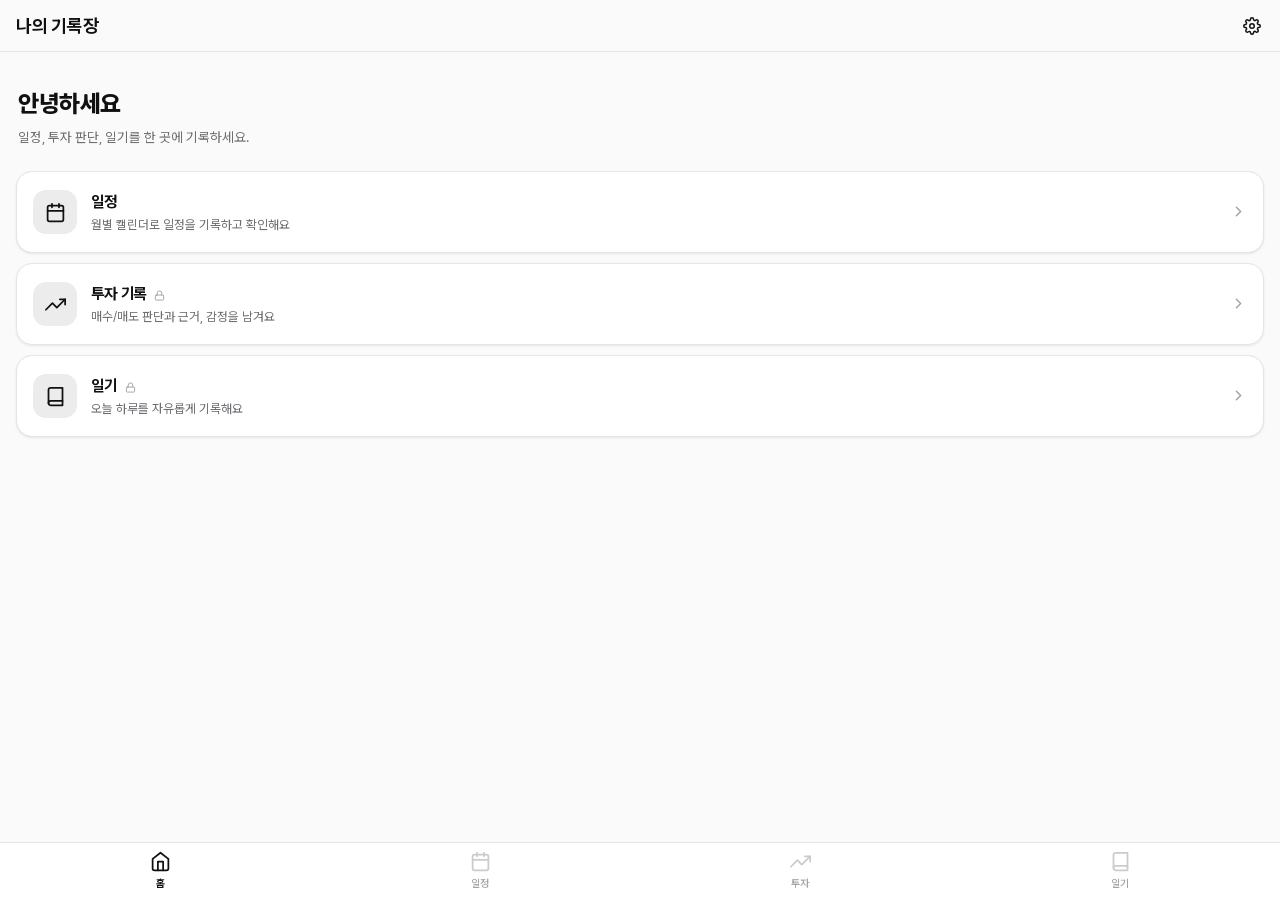
<file: index.html>
<!DOCTYPE html>
<html lang="ko">
<head>
<meta charset="UTF-8" />
<meta name="viewport" content="width=device-width, initial-scale=1, maximum-scale=1, viewport-fit=cover" />
<title>나의 기록장</title>
<link rel="manifest" href="manifest.json" />
<meta name="theme-color" media="(prefers-color-scheme: light)" content="#fafafa" />
<meta name="theme-color" media="(prefers-color-scheme: dark)" content="#000000" />
<meta name="apple-mobile-web-app-capable" content="yes" />
<meta name="apple-mobile-web-app-status-bar-style" content="default" />
<meta name="apple-mobile-web-app-title" content="나의 기록장" />
<link rel="apple-touch-icon" sizes="180x180" href="icons/icon-180-v2.png" />
<link rel="icon" href="icons/icon-192-v2.png" />
<link rel="stylesheet" href="css/style.css" />
</head>
<body>
  <header class="appbar">
    <span class="appbar-title">나의 기록장</span>
    <a href="settings.html" class="appbar-action" aria-label="설정"><svg class="icon" viewBox="0 0 24 24"><circle cx="12" cy="12" r="3"/><path d="M19.4 15a1.65 1.65 0 0 0 .33 1.82l.06.06a2 2 0 1 1-2.83 2.83l-.06-.06a1.65 1.65 0 0 0-1.82-.33 1.65 1.65 0 0 0-1 1.51V21a2 2 0 0 1-4 0v-.09A1.65 1.65 0 0 0 9 19.4a1.65 1.65 0 0 0-1.82.33l-.06.06a2 2 0 1 1-2.83-2.83l.06-.06a1.65 1.65 0 0 0 .33-1.82 1.65 1.65 0 0 0-1.51-1H3a2 2 0 0 1 0-4h.09A1.65 1.65 0 0 0 4.6 9a1.65 1.65 0 0 0-.33-1.82l-.06-.06a2 2 0 1 1 2.83-2.83l.06.06a1.65 1.65 0 0 0 1.82.33H9a1.65 1.65 0 0 0 1-1.51V3a2 2 0 0 1 4 0v.09a1.65 1.65 0 0 0 1 1.51 1.65 1.65 0 0 0 1.82-.33l.06-.06a2 2 0 1 1 2.83 2.83l-.06.06a1.65 1.65 0 0 0-.33 1.82V9a1.65 1.65 0 0 0 1.51 1H21a2 2 0 0 1 0 4h-.09a1.65 1.65 0 0 0-1.51 1z"/></svg></a>
  </header>

  <main class="page-content">
    <div class="home-hero">
      <h1>안녕하세요</h1>
      <p>일정, 투자 판단, 일기를 한 곳에 기록하세요.</p>
    </div>

    <div class="home-menu">
      <a href="schedule.html" class="home-card">
        <div class="home-card-icon"><svg class="icon" viewBox="0 0 24 24"><rect x="3" y="4" width="18" height="18" rx="2"/><line x1="16" y1="2" x2="16" y2="6"/><line x1="8" y1="2" x2="8" y2="6"/><line x1="3" y1="10" x2="21" y2="10"/></svg></div>
        <div class="home-card-body">
          <div class="home-card-title">일정</div>
          <div class="home-card-desc">월별 캘린더로 일정을 기록하고 확인해요</div>
        </div>
        <div class="home-card-chevron"><svg class="icon" viewBox="0 0 24 24"><polyline points="9 18 15 12 9 6"/></svg></div>
      </a>

      <a href="investment.html" class="home-card">
        <div class="home-card-icon"><svg class="icon" viewBox="0 0 24 24"><polyline points="23 6 13.5 15.5 8.5 10.5 1 18"/><polyline points="17 6 23 6 23 12"/></svg></div>
        <div class="home-card-body">
          <div class="home-card-title">투자 기록 <span class="home-card-lock"><svg class="icon" viewBox="0 0 24 24"><rect x="3" y="11" width="18" height="11" rx="2"/><path d="M7 11V7a5 5 0 0 1 10 0v4"/></svg></span></div>
          <div class="home-card-desc">매수/매도 판단과 근거, 감정을 남겨요</div>
        </div>
        <div class="home-card-chevron"><svg class="icon" viewBox="0 0 24 24"><polyline points="9 18 15 12 9 6"/></svg></div>
      </a>

      <a href="diary.html" class="home-card">
        <div class="home-card-icon"><svg class="icon" viewBox="0 0 24 24"><path d="M4 19.5A2.5 2.5 0 0 1 6.5 17H20"/><path d="M6.5 2H20v20H6.5A2.5 2.5 0 0 1 4 19.5v-15A2.5 2.5 0 0 1 6.5 2z"/></svg></div>
        <div class="home-card-body">
          <div class="home-card-title">일기 <span class="home-card-lock"><svg class="icon" viewBox="0 0 24 24"><rect x="3" y="11" width="18" height="11" rx="2"/><path d="M7 11V7a5 5 0 0 1 10 0v4"/></svg></span></div>
          <div class="home-card-desc">오늘 하루를 자유롭게 기록해요</div>
        </div>
        <div class="home-card-chevron"><svg class="icon" viewBox="0 0 24 24"><polyline points="9 18 15 12 9 6"/></svg></div>
      </a>
    </div>
  </main>

  <nav class="tabbar" aria-label="주요 메뉴">
    <a href="index.html" class="tab-item active"><span class="tab-icon"><svg class="icon" viewBox="0 0 24 24"><path d="M3 9l9-7 9 7v11a2 2 0 0 1-2 2H5a2 2 0 0 1-2-2z"/><polyline points="9 22 9 12 15 12 15 22"/></svg></span><span class="tab-label">홈</span></a>
    <a href="schedule.html" class="tab-item"><span class="tab-icon"><svg class="icon" viewBox="0 0 24 24"><rect x="3" y="4" width="18" height="18" rx="2"/><line x1="16" y1="2" x2="16" y2="6"/><line x1="8" y1="2" x2="8" y2="6"/><line x1="3" y1="10" x2="21" y2="10"/></svg></span><span class="tab-label">일정</span></a>
    <a href="investment.html" class="tab-item"><span class="tab-icon"><svg class="icon" viewBox="0 0 24 24"><polyline points="23 6 13.5 15.5 8.5 10.5 1 18"/><polyline points="17 6 23 6 23 12"/></svg></span><span class="tab-label">투자</span></a>
    <a href="diary.html" class="tab-item"><span class="tab-icon"><svg class="icon" viewBox="0 0 24 24"><path d="M4 19.5A2.5 2.5 0 0 1 6.5 17H20"/><path d="M6.5 2H20v20H6.5A2.5 2.5 0 0 1 4 19.5v-15A2.5 2.5 0 0 1 6.5 2z"/></svg></span><span class="tab-label">일기</span></a>
  </nav>

  <script src="js/pwa.js"></script>
</body>
</html>
</file>
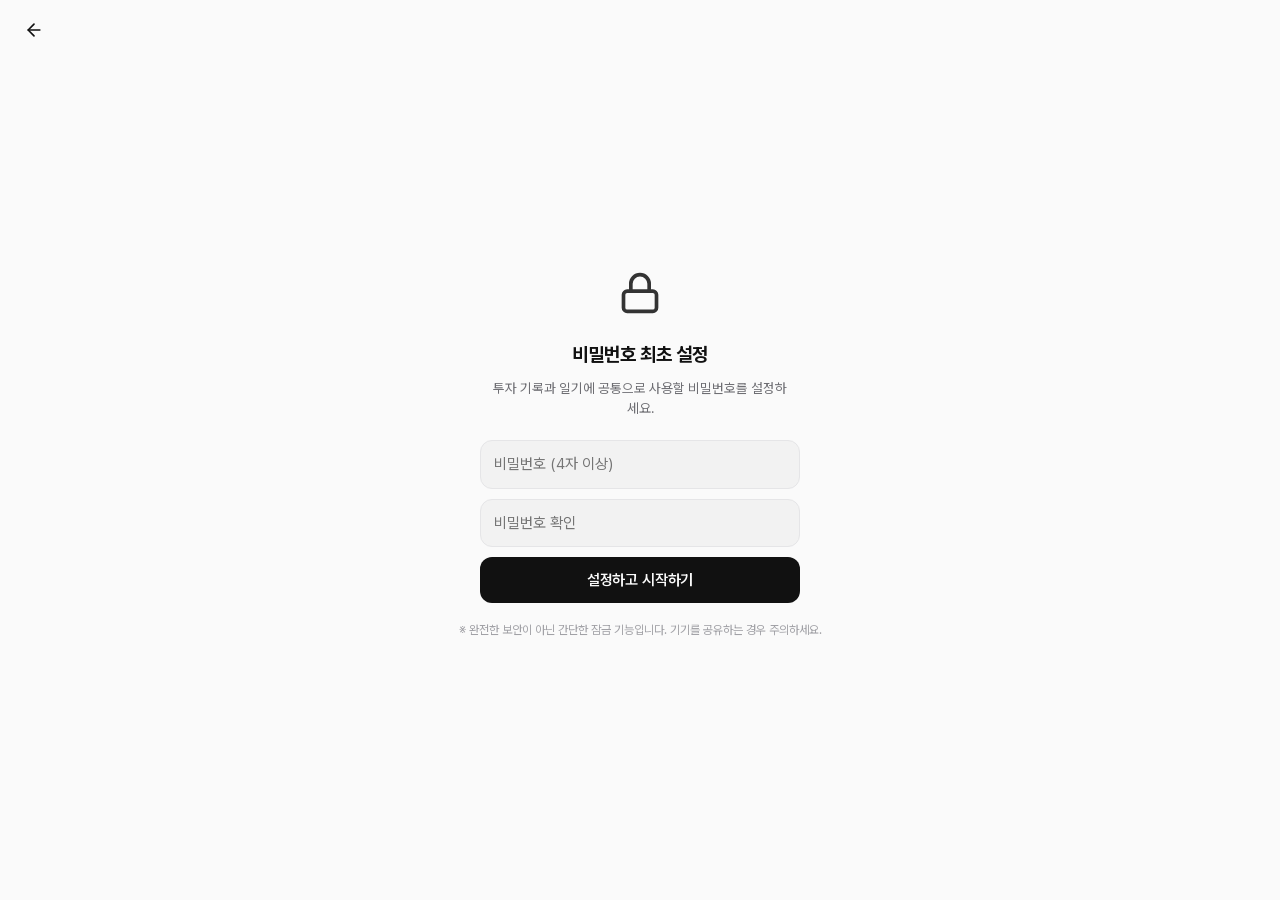
<file: diary.html>
<!DOCTYPE html>
<html lang="ko">
<head>
<meta charset="UTF-8" />
<meta name="viewport" content="width=device-width, initial-scale=1, maximum-scale=1, viewport-fit=cover" />
<title>일기 - 나의 기록장</title>
<link rel="manifest" href="manifest.json" />
<meta name="theme-color" media="(prefers-color-scheme: light)" content="#fafafa" />
<meta name="theme-color" media="(prefers-color-scheme: dark)" content="#000000" />
<meta name="apple-mobile-web-app-capable" content="yes" />
<meta name="apple-mobile-web-app-status-bar-style" content="default" />
<meta name="apple-mobile-web-app-title" content="나의 기록장" />
<link rel="apple-touch-icon" sizes="180x180" href="icons/icon-180-v2.png" />
<link rel="icon" href="icons/icon-192-v2.png" />
<link rel="stylesheet" href="css/style.css" />
</head>
<body>
  <div id="lock-gate"></div>

  <div id="app-content" hidden>
    <header class="appbar">
      <span class="appbar-title">일기</span>
      <div class="appbar-left">
        <button class="appbar-action" id="lock-btn" aria-label="잠그기"><svg class="icon" viewBox="0 0 24 24"><rect x="3" y="11" width="18" height="11" rx="2"/><path d="M7 11V7a5 5 0 0 1 9.9-1"/></svg></button>
        <a href="settings.html" class="appbar-action" aria-label="설정"><svg class="icon" viewBox="0 0 24 24"><circle cx="12" cy="12" r="3"/><path d="M19.4 15a1.65 1.65 0 0 0 .33 1.82l.06.06a2 2 0 1 1-2.83 2.83l-.06-.06a1.65 1.65 0 0 0-1.82-.33 1.65 1.65 0 0 0-1 1.51V21a2 2 0 0 1-4 0v-.09A1.65 1.65 0 0 0 9 19.4a1.65 1.65 0 0 0-1.82.33l-.06.06a2 2 0 1 1-2.83-2.83l.06-.06a1.65 1.65 0 0 0 .33-1.82 1.65 1.65 0 0 0-1.51-1H3a2 2 0 0 1 0-4h.09A1.65 1.65 0 0 0 4.6 9a1.65 1.65 0 0 0-.33-1.82l-.06-.06a2 2 0 1 1 2.83-2.83l.06.06a1.65 1.65 0 0 0 1.82.33H9a1.65 1.65 0 0 0 1-1.51V3a2 2 0 0 1 4 0v.09a1.65 1.65 0 0 0 1 1.51 1.65 1.65 0 0 0 1.82-.33l.06-.06a2 2 0 1 1 2.83 2.83l-.06.06a1.65 1.65 0 0 0-.33 1.82V9a1.65 1.65 0 0 0 1.51 1H21a2 2 0 0 1 0 4h-.09a1.65 1.65 0 0 0-1.51 1z"/></svg></a>
      </div>
    </header>

    <main class="page-content">
      <div class="list" id="diary-list"></div>
    </main>

    <button class="fab" id="add-btn" aria-label="일기 쓰기"><svg class="icon" viewBox="0 0 24 24"><line x1="12" y1="5" x2="12" y2="19"/><line x1="5" y1="12" x2="19" y2="12"/></svg></button>

    <nav class="tabbar" aria-label="주요 메뉴">
      <a href="index.html" class="tab-item"><span class="tab-icon"><svg class="icon" viewBox="0 0 24 24"><path d="M3 9l9-7 9 7v11a2 2 0 0 1-2 2H5a2 2 0 0 1-2-2z"/><polyline points="9 22 9 12 15 12 15 22"/></svg></span><span class="tab-label">홈</span></a>
      <a href="schedule.html" class="tab-item"><span class="tab-icon"><svg class="icon" viewBox="0 0 24 24"><rect x="3" y="4" width="18" height="18" rx="2"/><line x1="16" y1="2" x2="16" y2="6"/><line x1="8" y1="2" x2="8" y2="6"/><line x1="3" y1="10" x2="21" y2="10"/></svg></span><span class="tab-label">일정</span></a>
      <a href="investment.html" class="tab-item"><span class="tab-icon"><svg class="icon" viewBox="0 0 24 24"><polyline points="23 6 13.5 15.5 8.5 10.5 1 18"/><polyline points="17 6 23 6 23 12"/></svg></span><span class="tab-label">투자</span></a>
      <a href="diary.html" class="tab-item active"><span class="tab-icon"><svg class="icon" viewBox="0 0 24 24"><path d="M4 19.5A2.5 2.5 0 0 1 6.5 17H20"/><path d="M6.5 2H20v20H6.5A2.5 2.5 0 0 1 4 19.5v-15A2.5 2.5 0 0 1 6.5 2z"/></svg></span><span class="tab-label">일기</span></a>
    </nav>

    <!-- 일기 작성/수정 모달 -->
    <div class="modal-overlay" id="modal-overlay">
      <div class="modal-sheet">
        <div class="modal-handle"></div>
        <div class="modal-header">
          <h2 id="modal-title">일기 쓰기</h2>
          <button class="modal-close" id="modal-close"><svg class="icon" viewBox="0 0 24 24"><line x1="18" y1="6" x2="6" y2="18"/><line x1="6" y1="6" x2="18" y2="18"/></svg></button>
        </div>
        <div class="modal-body">
          <form id="diary-form">
            <input type="hidden" id="f-id" />
            <div class="field">
              <label for="f-date">날짜</label>
              <input type="date" id="f-date" required />
            </div>
            <div class="field">
              <label>감정 태그 (선택, 1개)</label>
              <div class="chip-group" id="emotion-group">
                <button type="button" class="chip" data-value="불안">불안</button>
                <button type="button" class="chip" data-value="확신">확신</button>
                <button type="button" class="chip" data-value="조급함">조급함</button>
                <button type="button" class="chip" data-value="무덤덤">무덤덤</button>
                <button type="button" class="chip" data-value="흥분">흥분</button>
                <button type="button" class="chip" data-value="후회">후회</button>
              </div>
            </div>
            <div class="field">
              <label for="f-text">오늘의 기록</label>
              <textarea id="f-text" required placeholder="오늘 있었던 일, 생각을 자유롭게 적어보세요" style="min-height:200px;"></textarea>
            </div>
          </form>
        </div>
        <div class="modal-footer">
          <button type="button" class="btn btn-danger hidden" id="delete-btn">삭제</button>
          <button type="submit" form="diary-form" class="btn btn-primary">저장</button>
        </div>
      </div>
    </div>
  </div>

  <script src="js/utils.js"></script>
  <script src="js/db.js"></script>
  <script src="js/auth.js"></script>
  <script src="js/diary.js"></script>
  <script src="js/pwa.js"></script>
</body>
</html>
</file>
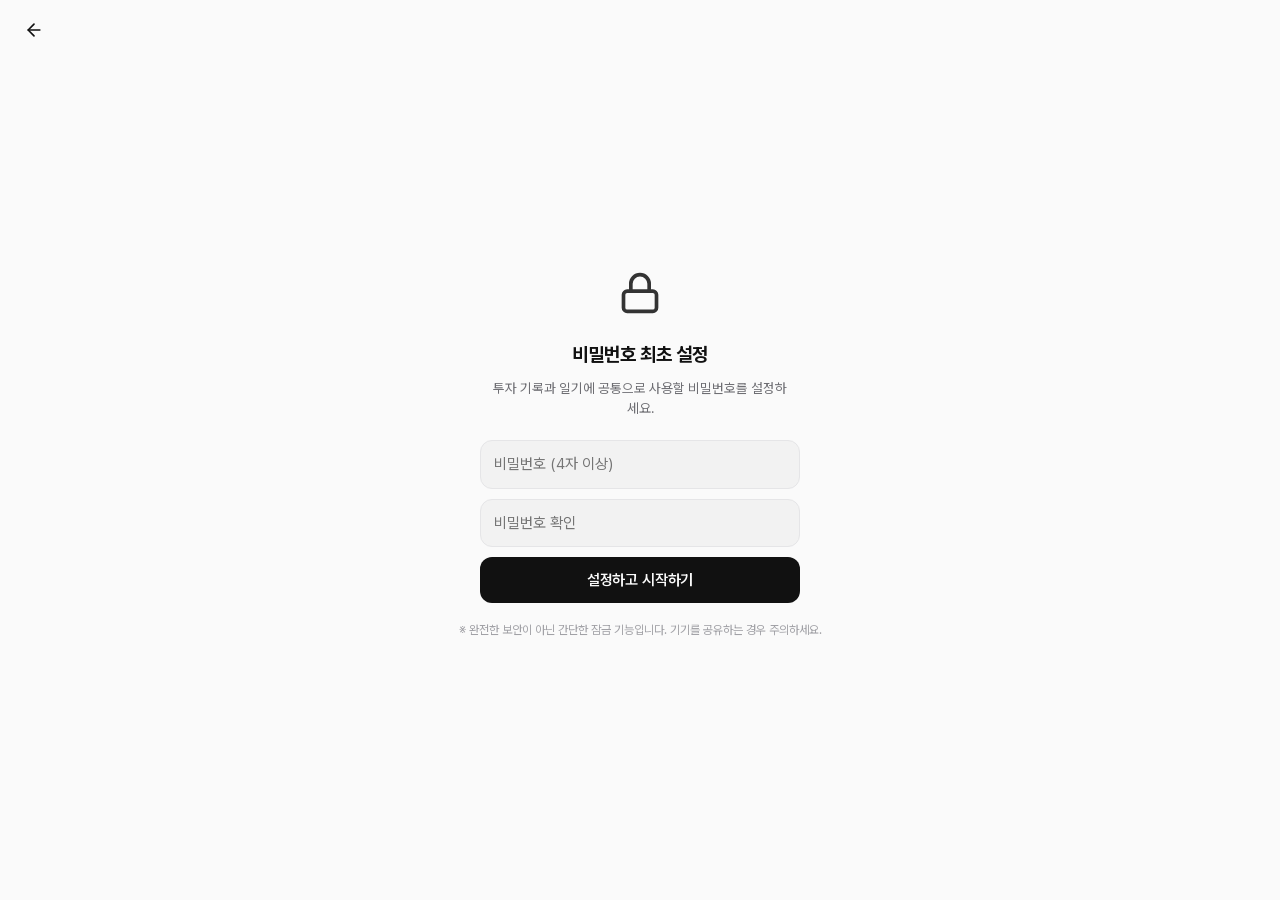
<file: investment.html>
<!DOCTYPE html>
<html lang="ko">
<head>
<meta charset="UTF-8" />
<meta name="viewport" content="width=device-width, initial-scale=1, maximum-scale=1, viewport-fit=cover" />
<title>투자 기록 - 나의 기록장</title>
<link rel="manifest" href="manifest.json" />
<meta name="theme-color" media="(prefers-color-scheme: light)" content="#fafafa" />
<meta name="theme-color" media="(prefers-color-scheme: dark)" content="#000000" />
<meta name="apple-mobile-web-app-capable" content="yes" />
<meta name="apple-mobile-web-app-status-bar-style" content="default" />
<meta name="apple-mobile-web-app-title" content="나의 기록장" />
<link rel="apple-touch-icon" sizes="180x180" href="icons/icon-180-v2.png" />
<link rel="icon" href="icons/icon-192-v2.png" />
<link rel="stylesheet" href="css/style.css" />
</head>
<body>
  <div id="lock-gate"></div>

  <div id="app-content" hidden>
    <header class="appbar">
      <span class="appbar-title">투자 기록</span>
      <div class="appbar-left">
        <button class="appbar-action" id="lock-btn" aria-label="잠그기"><svg class="icon" viewBox="0 0 24 24"><rect x="3" y="11" width="18" height="11" rx="2"/><path d="M7 11V7a5 5 0 0 1 9.9-1"/></svg></button>
        <a href="settings.html" class="appbar-action" aria-label="설정"><svg class="icon" viewBox="0 0 24 24"><circle cx="12" cy="12" r="3"/><path d="M19.4 15a1.65 1.65 0 0 0 .33 1.82l.06.06a2 2 0 1 1-2.83 2.83l-.06-.06a1.65 1.65 0 0 0-1.82-.33 1.65 1.65 0 0 0-1 1.51V21a2 2 0 0 1-4 0v-.09A1.65 1.65 0 0 0 9 19.4a1.65 1.65 0 0 0-1.82.33l-.06.06a2 2 0 1 1-2.83-2.83l.06-.06a1.65 1.65 0 0 0 .33-1.82 1.65 1.65 0 0 0-1.51-1H3a2 2 0 0 1 0-4h.09A1.65 1.65 0 0 0 4.6 9a1.65 1.65 0 0 0-.33-1.82l-.06-.06a2 2 0 1 1 2.83-2.83l.06.06a1.65 1.65 0 0 0 1.82.33H9a1.65 1.65 0 0 0 1-1.51V3a2 2 0 0 1 4 0v.09a1.65 1.65 0 0 0 1 1.51 1.65 1.65 0 0 0 1.82-.33l.06-.06a2 2 0 1 1 2.83 2.83l-.06.06a1.65 1.65 0 0 0-.33 1.82V9a1.65 1.65 0 0 0 1.51 1H21a2 2 0 0 1 0 4h-.09a1.65 1.65 0 0 0-1.51 1z"/></svg></a>
      </div>
    </header>

    <main class="page-content">
      <div class="toolbar">
        <input type="search" id="search-input" placeholder="종목/자산명 검색" />
        <div class="filter-scroll" id="tag-filter"></div>
      </div>
      <div class="list" id="record-list"></div>
    </main>

    <button class="fab" id="add-btn" aria-label="기록 추가"><svg class="icon" viewBox="0 0 24 24"><line x1="12" y1="5" x2="12" y2="19"/><line x1="5" y1="12" x2="19" y2="12"/></svg></button>

    <nav class="tabbar" aria-label="주요 메뉴">
      <a href="index.html" class="tab-item"><span class="tab-icon"><svg class="icon" viewBox="0 0 24 24"><path d="M3 9l9-7 9 7v11a2 2 0 0 1-2 2H5a2 2 0 0 1-2-2z"/><polyline points="9 22 9 12 15 12 15 22"/></svg></span><span class="tab-label">홈</span></a>
      <a href="schedule.html" class="tab-item"><span class="tab-icon"><svg class="icon" viewBox="0 0 24 24"><rect x="3" y="4" width="18" height="18" rx="2"/><line x1="16" y1="2" x2="16" y2="6"/><line x1="8" y1="2" x2="8" y2="6"/><line x1="3" y1="10" x2="21" y2="10"/></svg></span><span class="tab-label">일정</span></a>
      <a href="investment.html" class="tab-item active"><span class="tab-icon"><svg class="icon" viewBox="0 0 24 24"><polyline points="23 6 13.5 15.5 8.5 10.5 1 18"/><polyline points="17 6 23 6 23 12"/></svg></span><span class="tab-label">투자</span></a>
      <a href="diary.html" class="tab-item"><span class="tab-icon"><svg class="icon" viewBox="0 0 24 24"><path d="M4 19.5A2.5 2.5 0 0 1 6.5 17H20"/><path d="M6.5 2H20v20H6.5A2.5 2.5 0 0 1 4 19.5v-15A2.5 2.5 0 0 1 6.5 2z"/></svg></span><span class="tab-label">일기</span></a>
    </nav>

    <!-- 기록 등록/수정 모달 -->
    <div class="modal-overlay" id="modal-overlay">
      <div class="modal-sheet">
        <div class="modal-handle"></div>
        <div class="modal-header">
          <h2 id="modal-title">투자 기록 추가</h2>
          <button class="modal-close" id="modal-close"><svg class="icon" viewBox="0 0 24 24"><line x1="18" y1="6" x2="6" y2="18"/><line x1="6" y1="6" x2="18" y2="18"/></svg></button>
        </div>
        <div class="modal-body">
          <form id="record-form">
            <input type="hidden" id="f-id" />
            <div class="field">
              <label for="f-datetime">일시</label>
              <input type="datetime-local" id="f-datetime" required />
            </div>
            <div class="field">
              <label for="f-symbol">종목 / 자산명</label>
              <input type="text" id="f-symbol" required placeholder="예: 삼성전자, 비트코인" />
            </div>
            <div class="field">
              <label for="f-action">판단 내용</label>
              <textarea id="f-action" required placeholder="예: 매수, 매도, 관망 등 자유롭게"></textarea>
            </div>
            <div class="field">
              <label for="f-rationale">근거</label>
              <textarea id="f-rationale" placeholder="이렇게 판단한 이유"></textarea>
            </div>
            <div class="field">
              <label for="f-expectation">예상 (선택)</label>
              <textarea id="f-expectation" placeholder="앞으로 어떻게 될 것 같은지"></textarea>
            </div>
            <div class="field">
              <label>감정 태그 (다중 선택)</label>
              <div class="chip-group" id="emotion-group">
                <button type="button" class="chip" data-value="불안">불안</button>
                <button type="button" class="chip" data-value="확신">확신</button>
                <button type="button" class="chip" data-value="조급함">조급함</button>
                <button type="button" class="chip" data-value="무덤덤">무덤덤</button>
                <button type="button" class="chip" data-value="흥분">흥분</button>
                <button type="button" class="chip" data-value="후회">후회</button>
              </div>
            </div>
            <div class="field">
              <label>확신도</label>
              <div class="confidence-picker" id="confidence-picker">
                <span class="confidence-star" data-value="1">★</span>
                <span class="confidence-star" data-value="2">★</span>
                <span class="confidence-star" data-value="3">★</span>
                <span class="confidence-star" data-value="4">★</span>
                <span class="confidence-star" data-value="5">★</span>
              </div>
            </div>

            <div class="field" style="margin-top:22px;">
              <label>결과 (나중에 채워도 돼요)</label>
              <div class="segmented" id="result-segmented">
                <button type="button" data-value="">미정</button>
                <button type="button" data-value="correct">맞음</button>
                <button type="button" data-value="incorrect">틀림</button>
                <button type="button" data-value="ambiguous">애매함</button>
              </div>
            </div>
            <div class="field">
              <label for="f-result-note">결과 메모</label>
              <textarea id="f-result-note" placeholder="결과에 대한 메모 (선택)"></textarea>
            </div>
          </form>
        </div>
        <div class="modal-footer">
          <button type="button" class="btn btn-danger hidden" id="delete-btn">삭제</button>
          <button type="submit" form="record-form" class="btn btn-primary">저장</button>
        </div>
      </div>
    </div>
  </div>

  <script src="js/utils.js"></script>
  <script src="js/db.js"></script>
  <script src="js/auth.js"></script>
  <script src="js/investment.js"></script>
  <script src="js/pwa.js"></script>
</body>
</html>
</file>
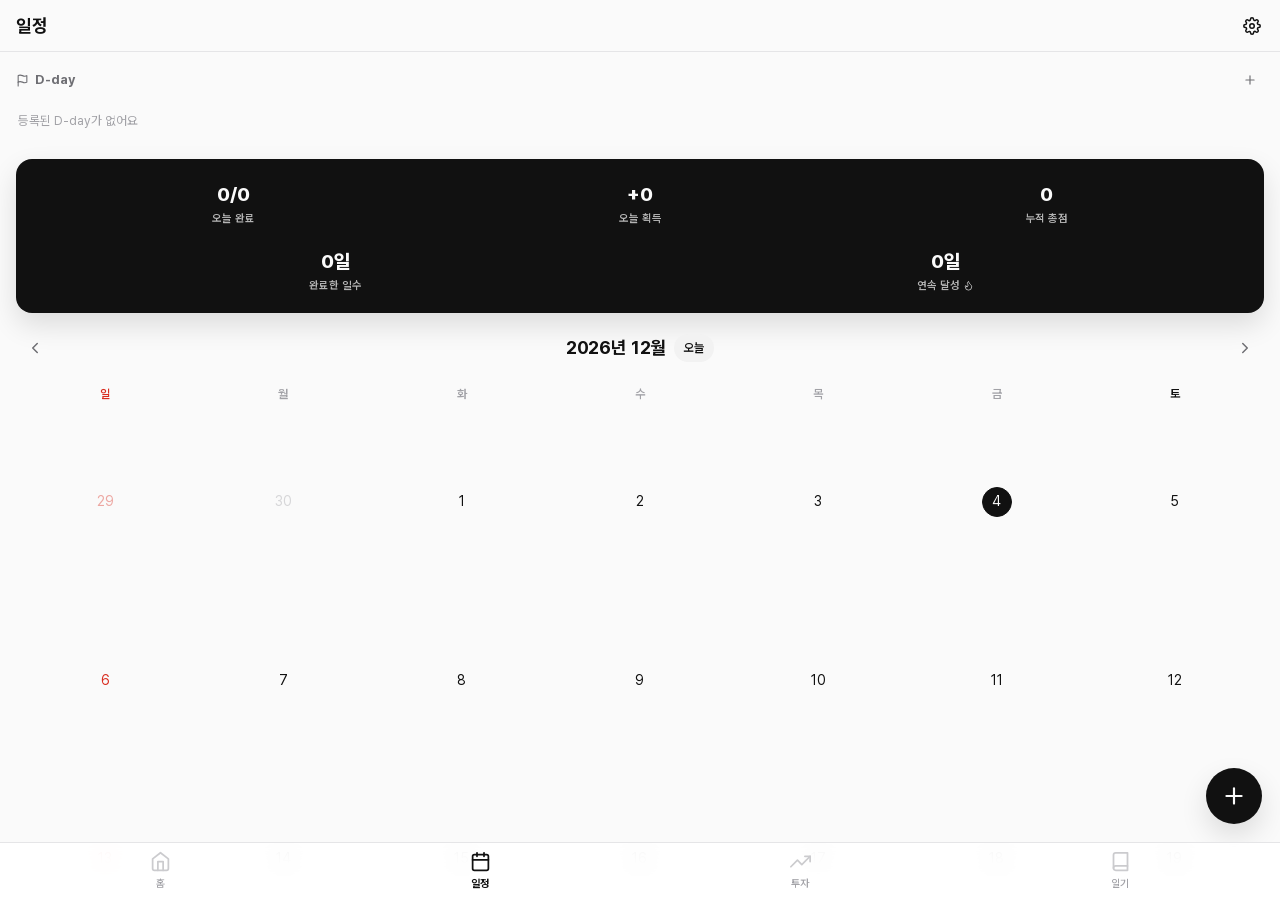
<file: schedule.html>
<!DOCTYPE html>
<html lang="ko">
<head>
<meta charset="UTF-8" />
<meta name="viewport" content="width=device-width, initial-scale=1, maximum-scale=1, viewport-fit=cover" />
<title>일정 - 나의 기록장</title>
<link rel="manifest" href="manifest.json" />
<meta name="theme-color" media="(prefers-color-scheme: light)" content="#fafafa" />
<meta name="theme-color" media="(prefers-color-scheme: dark)" content="#000000" />
<meta name="apple-mobile-web-app-capable" content="yes" />
<meta name="apple-mobile-web-app-status-bar-style" content="default" />
<meta name="apple-mobile-web-app-title" content="나의 기록장" />
<link rel="apple-touch-icon" sizes="180x180" href="icons/icon-180-v2.png" />
<link rel="icon" href="icons/icon-192-v2.png" />
<link rel="stylesheet" href="css/style.css" />
</head>
<body>
  <header class="appbar">
    <span class="appbar-title">일정</span>
    <a href="settings.html" class="appbar-action" aria-label="설정"><svg class="icon" viewBox="0 0 24 24"><circle cx="12" cy="12" r="3"/><path d="M19.4 15a1.65 1.65 0 0 0 .33 1.82l.06.06a2 2 0 1 1-2.83 2.83l-.06-.06a1.65 1.65 0 0 0-1.82-.33 1.65 1.65 0 0 0-1 1.51V21a2 2 0 0 1-4 0v-.09A1.65 1.65 0 0 0 9 19.4a1.65 1.65 0 0 0-1.82.33l-.06.06a2 2 0 1 1-2.83-2.83l.06-.06a1.65 1.65 0 0 0 .33-1.82 1.65 1.65 0 0 0-1.51-1H3a2 2 0 0 1 0-4h.09A1.65 1.65 0 0 0 4.6 9a1.65 1.65 0 0 0-.33-1.82l-.06-.06a2 2 0 1 1 2.83-2.83l.06.06a1.65 1.65 0 0 0 1.82.33H9a1.65 1.65 0 0 0 1-1.51V3a2 2 0 0 1 4 0v.09a1.65 1.65 0 0 0 1 1.51 1.65 1.65 0 0 0 1.82-.33l.06-.06a2 2 0 1 1 2.83 2.83l-.06.06a1.65 1.65 0 0 0-.33 1.82V9a1.65 1.65 0 0 0 1.51 1H21a2 2 0 0 1 0 4h-.09a1.65 1.65 0 0 0-1.51 1z"/></svg></a>
  </header>

  <main class="page-content">
    <div class="dday-section">
      <div class="dday-header">
        <span class="dday-heading"><svg class="icon" viewBox="0 0 24 24"><path d="M4 15s1-1 4-1 5 2 8 2 4-1 4-1V3s-1 1-4 1-5-2-8-2-4 1-4 1z"/><line x1="4" y1="22" x2="4" y2="15"/></svg> D-day</span>
        <button type="button" class="dday-add-btn" id="dday-add-btn" aria-label="D-day 추가"><svg class="icon" viewBox="0 0 24 24"><line x1="12" y1="5" x2="12" y2="19"/><line x1="5" y1="12" x2="19" y2="12"/></svg></button>
      </div>
      <div class="dday-scroll" id="dday-scroll"></div>
    </div>

    <div class="dash-card">
      <div class="dash-row">
        <div class="dash-tile">
          <div class="dash-value" id="dash-today-ratio">0/0</div>
          <div class="dash-label">오늘 완료</div>
        </div>
        <div class="dash-tile">
          <div class="dash-value" id="dash-today-score">+0</div>
          <div class="dash-label">오늘 획득</div>
        </div>
        <div class="dash-tile">
          <div class="dash-value" id="dash-total-score">0</div>
          <div class="dash-label">누적 총점</div>
        </div>
      </div>
      <div class="dash-row">
        <div class="dash-tile">
          <div class="dash-value" id="dash-perfect-days">0일</div>
          <div class="dash-label">완료한 일수</div>
        </div>
        <div class="dash-tile">
          <div class="dash-value" id="dash-streak">0일</div>
          <div class="dash-label">연속 달성 <svg class="icon" viewBox="0 0 24 24"><path d="M8.5 14.5A2.5 2.5 0 0 0 11 12c0-1.38-.5-2-1-3-1.072-2.143-.224-4.054 2-6 .5 2.5 2 4.9 4 6.5 2 1.6 3 3.5 3 5.5a7 7 0 1 1-14 0c0-1.153.433-2.294 1-3a2.5 2.5 0 0 0 2.5 2.5z"/></svg></div>
        </div>
      </div>
    </div>

    <div class="cal-nav">
      <button class="cal-nav-btn" id="prev-month" aria-label="이전 달"><svg class="icon" viewBox="0 0 24 24"><polyline points="15 18 9 12 15 6"/></svg></button>
      <div class="cal-month-label">
        <span id="month-label">2026년 8월</span>
        <button class="cal-today-btn" id="today-btn">오늘</button>
      </div>
      <button class="cal-nav-btn" id="next-month" aria-label="다음 달"><svg class="icon" viewBox="0 0 24 24"><polyline points="9 18 15 12 9 6"/></svg></button>
    </div>

    <div class="cal-weekdays">
      <div>일</div><div>월</div><div>화</div><div>수</div><div>목</div><div>금</div><div>토</div>
    </div>
    <div class="cal-grid" id="cal-grid"></div>

    <div class="day-panel">
      <div class="day-panel-title" id="day-panel-title">일정</div>
      <div class="list" id="day-list"></div>
    </div>

    <div class="checklist-section">
      <div class="day-panel-title"><svg class="icon" viewBox="0 0 24 24"><polyline points="9 11 12 14 22 4"/><path d="M21 12v7a2 2 0 0 1-2 2H5a2 2 0 0 1-2-2V5a2 2 0 0 1 2-2h11"/></svg> 오늘의 할 일 체크리스트</div>
      <form class="checklist-add-row" id="checklist-form">
        <input type="text" id="checklist-input" placeholder="할 일을 입력하고 추가" maxlength="80" />
        <select class="checklist-repeat-select" id="checklist-repeat-select" aria-label="반복 주기">
          <option value="none">반복없음</option>
          <option value="daily">매일</option>
          <option value="weekly">매주</option>
          <option value="monthly">매달</option>
        </select>
        <button type="submit" class="btn btn-primary btn-sm">추가</button>
      </form>
      <p class="checklist-repeat-hint" id="checklist-repeat-hint" hidden></p>
      <div class="list" id="checklist-list"></div>
    </div>
  </main>

  <button class="fab" id="add-btn" aria-label="일정 추가"><svg class="icon" viewBox="0 0 24 24"><line x1="12" y1="5" x2="12" y2="19"/><line x1="5" y1="12" x2="19" y2="12"/></svg></button>

  <nav class="tabbar" aria-label="주요 메뉴">
    <a href="index.html" class="tab-item"><span class="tab-icon"><svg class="icon" viewBox="0 0 24 24"><path d="M3 9l9-7 9 7v11a2 2 0 0 1-2 2H5a2 2 0 0 1-2-2z"/><polyline points="9 22 9 12 15 12 15 22"/></svg></span><span class="tab-label">홈</span></a>
    <a href="schedule.html" class="tab-item active"><span class="tab-icon"><svg class="icon" viewBox="0 0 24 24"><rect x="3" y="4" width="18" height="18" rx="2"/><line x1="16" y1="2" x2="16" y2="6"/><line x1="8" y1="2" x2="8" y2="6"/><line x1="3" y1="10" x2="21" y2="10"/></svg></span><span class="tab-label">일정</span></a>
    <a href="investment.html" class="tab-item"><span class="tab-icon"><svg class="icon" viewBox="0 0 24 24"><polyline points="23 6 13.5 15.5 8.5 10.5 1 18"/><polyline points="17 6 23 6 23 12"/></svg></span><span class="tab-label">투자</span></a>
    <a href="diary.html" class="tab-item"><span class="tab-icon"><svg class="icon" viewBox="0 0 24 24"><path d="M4 19.5A2.5 2.5 0 0 1 6.5 17H20"/><path d="M6.5 2H20v20H6.5A2.5 2.5 0 0 1 4 19.5v-15A2.5 2.5 0 0 1 6.5 2z"/></svg></span><span class="tab-label">일기</span></a>
  </nav>

  <!-- 일정 등록/수정 모달 -->
  <div class="modal-overlay" id="modal-overlay">
    <div class="modal-sheet">
      <div class="modal-handle"></div>
      <div class="modal-header">
        <h2 id="modal-title">일정 추가</h2>
        <button class="modal-close" id="modal-close"><svg class="icon" viewBox="0 0 24 24"><line x1="18" y1="6" x2="6" y2="18"/><line x1="6" y1="6" x2="18" y2="18"/></svg></button>
      </div>
      <div class="modal-body">
        <form id="schedule-form">
          <input type="hidden" id="f-id" />
          <div class="field">
            <label for="f-title">제목</label>
            <input type="text" id="f-title" required placeholder="예: 배당금 지급일" />
          </div>
          <div class="row-2">
            <div class="field">
              <label for="f-date">날짜</label>
              <input type="date" id="f-date" required />
            </div>
            <div class="field">
              <label for="f-time">시간 (선택)</label>
              <input type="time" id="f-time" />
            </div>
          </div>
          <div class="field">
            <label>반복</label>
            <div class="segmented" id="repeat-segmented">
              <button type="button" data-value="none" class="active">없음</button>
              <button type="button" data-value="daily">매일</button>
              <button type="button" data-value="weekly">매주</button>
              <button type="button" data-value="monthly">매월</button>
            </div>
            <p class="field-hint" id="repeat-hint" hidden>반복 일정은 전체 시리즈에 대해 수정/삭제됩니다.</p>
          </div>
          <div class="field">
            <label for="f-memo">메모</label>
            <textarea id="f-memo" placeholder="메모 (선택)"></textarea>
          </div>
          <div class="field">
            <button type="button" class="subtask-toggle-btn" id="subtask-toggle-btn">
              <svg class="icon" viewBox="0 0 24 24"><line x1="12" y1="5" x2="12" y2="19"/><line x1="5" y1="12" x2="19" y2="12"/></svg>
              체크리스트 추가
            </button>
            <div class="subtask-section hidden" id="subtask-section">
              <label>하위 체크리스트</label>
              <div class="subtask-list"></div>
              <div class="subtask-add-row">
                <input type="text" class="subtask-input" placeholder="할 일을 입력하고 추가" maxlength="80" />
                <input type="time" class="subtask-time-input" aria-label="시간 (선택)" />
                <button type="button" class="btn btn-secondary btn-sm subtask-add-btn" aria-label="하위 항목 추가"><svg class="icon" viewBox="0 0 24 24"><line x1="12" y1="5" x2="12" y2="19"/><line x1="5" y1="12" x2="19" y2="12"/></svg></button>
              </div>
            </div>
          </div>
        </form>
      </div>
      <div class="modal-footer">
        <button type="button" class="btn btn-danger hidden" id="delete-btn">삭제</button>
        <button type="submit" form="schedule-form" class="btn btn-primary">저장</button>
      </div>
    </div>
  </div>

  <!-- D-day 등록/수정 모달 -->
  <div class="modal-overlay" id="dday-modal-overlay">
    <div class="modal-sheet">
      <div class="modal-handle"></div>
      <div class="modal-header">
        <h2 id="dday-modal-title">D-day 추가</h2>
        <button class="modal-close" id="dday-modal-close"><svg class="icon" viewBox="0 0 24 24"><line x1="18" y1="6" x2="6" y2="18"/><line x1="6" y1="6" x2="18" y2="18"/></svg></button>
      </div>
      <div class="modal-body">
        <form id="dday-form">
          <div class="field">
            <label for="f-dday-title">목표 이름</label>
            <input type="text" id="f-dday-title" required placeholder="예: 수능" maxlength="40" />
          </div>
          <div class="field">
            <label for="f-dday-date">목표 날짜</label>
            <input type="date" id="f-dday-date" required />
          </div>
        </form>
      </div>
      <div class="modal-footer">
        <button type="button" class="btn btn-danger hidden" id="dday-delete-btn">삭제</button>
        <button type="submit" form="dday-form" class="btn btn-primary">저장</button>
      </div>
    </div>
  </div>

  <script src="js/utils.js"></script>
  <script src="js/db.js"></script>
  <script src="js/holidays-kr.js"></script>
  <script src="js/schedule.js"></script>
  <script src="js/pwa.js"></script>
</body>
</html>
</file>
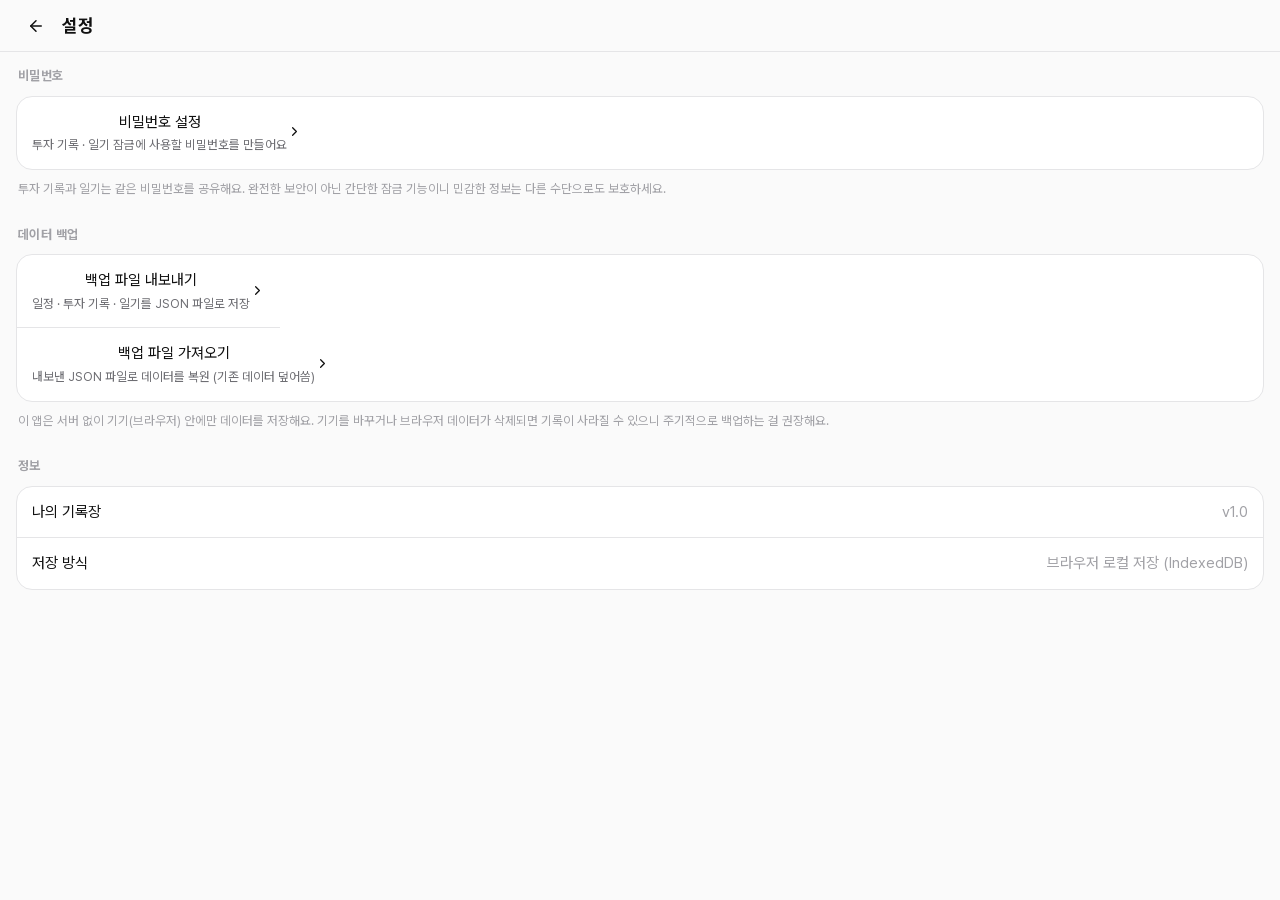
<file: settings.html>
<!DOCTYPE html>
<html lang="ko">
<head>
<meta charset="UTF-8" />
<meta name="viewport" content="width=device-width, initial-scale=1, maximum-scale=1, viewport-fit=cover" />
<title>설정 - 나의 기록장</title>
<link rel="manifest" href="manifest.json" />
<meta name="theme-color" media="(prefers-color-scheme: light)" content="#fafafa" />
<meta name="theme-color" media="(prefers-color-scheme: dark)" content="#000000" />
<meta name="apple-mobile-web-app-capable" content="yes" />
<meta name="apple-mobile-web-app-status-bar-style" content="default" />
<meta name="apple-mobile-web-app-title" content="나의 기록장" />
<link rel="apple-touch-icon" sizes="180x180" href="icons/icon-180-v2.png" />
<link rel="icon" href="icons/icon-192-v2.png" />
<link rel="stylesheet" href="css/style.css" />
</head>
<body class="no-tabbar">
  <header class="appbar">
    <div class="appbar-left">
      <a href="index.html" class="appbar-action" aria-label="뒤로"><svg class="icon" viewBox="0 0 24 24"><line x1="19" y1="12" x2="5" y2="12"/><polyline points="12 19 5 12 12 5"/></svg></a>
      <span class="appbar-title">설정</span>
    </div>
  </header>

  <main class="page-content">
    <section class="settings-section">
      <h3>비밀번호</h3>
      <div class="settings-card" id="password-card"></div>
      <p class="settings-note">투자 기록과 일기는 같은 비밀번호를 공유해요. 완전한 보안이 아닌 간단한 잠금 기능이니 민감한 정보는 다른 수단으로도 보호하세요.</p>
    </section>

    <section class="settings-section">
      <h3>데이터 백업</h3>
      <div class="settings-card">
        <button type="button" class="settings-row" id="export-btn">
          <span>백업 파일 내보내기<div class="settings-row-desc">일정 · 투자 기록 · 일기를 JSON 파일로 저장</div></span>
          <span><svg class="icon" viewBox="0 0 24 24"><polyline points="9 18 15 12 9 6"/></svg></span>
        </button>
        <button type="button" class="settings-row" id="import-btn">
          <span>백업 파일 가져오기<div class="settings-row-desc">내보낸 JSON 파일로 데이터를 복원 (기존 데이터 덮어씀)</div></span>
          <span><svg class="icon" viewBox="0 0 24 24"><polyline points="9 18 15 12 9 6"/></svg></span>
        </button>
      </div>
      <input type="file" id="import-file" accept="application/json" hidden />
      <p class="settings-note">이 앱은 서버 없이 기기(브라우저) 안에만 데이터를 저장해요. 기기를 바꾸거나 브라우저 데이터가 삭제되면 기록이 사라질 수 있으니 주기적으로 백업하는 걸 권장해요.</p>
    </section>

    <section class="settings-section">
      <h3>정보</h3>
      <div class="settings-card">
        <div class="settings-row"><span>나의 기록장</span><span style="color:var(--text-tertiary)">v1.0</span></div>
        <div class="settings-row"><span>저장 방식</span><span style="color:var(--text-tertiary)">브라우저 로컬 저장 (IndexedDB)</span></div>
      </div>
    </section>
  </main>

  <!-- 비밀번호 설정/변경 모달 -->
  <div class="modal-overlay" id="pw-modal-overlay">
    <div class="modal-sheet">
      <div class="modal-handle"></div>
      <div class="modal-header">
        <h2 id="pw-modal-title">비밀번호 설정</h2>
        <button class="modal-close" id="pw-modal-close"><svg class="icon" viewBox="0 0 24 24"><line x1="18" y1="6" x2="6" y2="18"/><line x1="6" y1="6" x2="18" y2="18"/></svg></button>
      </div>
      <div class="modal-body">
        <form id="pw-form">
          <div class="field hidden" id="current-pw-field">
            <label for="pw-current">현재 비밀번호</label>
            <input type="password" id="pw-current" autocomplete="current-password" />
          </div>
          <div class="field">
            <label for="pw-new1">새 비밀번호</label>
            <input type="password" id="pw-new1" required minlength="4" autocomplete="new-password" />
          </div>
          <div class="field">
            <label for="pw-new2">새 비밀번호 확인</label>
            <input type="password" id="pw-new2" required minlength="4" autocomplete="new-password" />
          </div>
          <p class="lock-error hidden" id="pw-error"></p>
        </form>
      </div>
      <div class="modal-footer">
        <button type="submit" form="pw-form" class="btn btn-primary btn-block">저장</button>
      </div>
    </div>
  </div>

  <script src="js/utils.js"></script>
  <script src="js/db.js"></script>
  <script src="js/auth.js"></script>
  <script src="js/settings.js"></script>
  <script src="js/pwa.js"></script>
</body>
</html>
</file>
<file: css/style.css>
/* =========================================================
   나의 기록장 — 블랙 & 화이트 모던 디자인 시스템
   ========================================================= */

/* Pretendard Variable: 로컬 폰트 파일로 직접 호스팅 (외부 CDN 호출 없음, 오프라인 지원 유지) */
@font-face {
  font-family: 'Pretendard Variable';
  src: url('../fonts/PretendardVariable.woff2') format('woff2-variations'),
       url('../fonts/PretendardVariable.woff2') format('woff2');
  font-weight: 45 920;
  font-style: normal;
  font-display: swap;
}

/* ===== Reset & Base ===== */
* { box-sizing: border-box; margin: 0; padding: 0; -webkit-tap-highlight-color: transparent; }

:root {
  --bg: #fafafa;
  --surface: #ffffff;
  --surface-2: #f2f2f2;
  --text: #111111;
  --text-secondary: #6e6e73;
  --text-tertiary: #a1a1a6;
  --primary: #111111;
  --primary-dark: #000000;
  --primary-tint: #ececec;
  --danger: #d92d20;
  --danger-tint: #fbeae8;
  --success: #12805c;
  --success-tint: #e7f5ef;
  --warning: #b25e09;
  --warning-tint: #faf0e2;
  --border: #e5e5e7;
  --shadow: 0 1px 3px rgba(0, 0, 0, 0.05), 0 1px 2px rgba(0, 0, 0, 0.04);
  --shadow-lift: 0 12px 28px rgba(0, 0, 0, 0.12);
  --radius: 16px;
  --radius-sm: 12px;
  --tabbar-h: 58px;
  --appbar-h: 52px;

  --font-sans: 'Pretendard Variable', 'Pretendard', -apple-system, BlinkMacSystemFont, "SF Pro Text", "Apple SD Gothic Neo", sans-serif;
}

@media (prefers-color-scheme: dark) {
  :root {
    --bg: #000000;
    --surface: #121212;
    --surface-2: #1c1c1e;
    --text: #f5f5f7;
    --text-secondary: #a1a1a6;
    --text-tertiary: #6e6e73;
    --primary: #ffffff;
    --primary-dark: #e5e5e5;
    --primary-tint: #262626;
    --danger: #ff6961;
    --danger-tint: #3a1f1d;
    --success: #34c98f;
    --success-tint: #10261f;
    --warning: #f0a942;
    --warning-tint: #2e2413;
    --border: #262626;
    --shadow: 0 1px 3px rgba(0, 0, 0, 0.4);
    --shadow-lift: 0 12px 30px rgba(0, 0, 0, 0.6);
  }
}

html, body {
  height: 100%;
  background: var(--bg);
  color: var(--text);
}

body {
  font-family: var(--font-sans);
  font-size: 15px;
  line-height: 1.5;
  display: flex;
  flex-direction: column;
  min-height: 100dvh;
  overscroll-behavior-y: none;
}

a { color: inherit; text-decoration: none; }
button { font: inherit; color: inherit; background: none; border: none; cursor: pointer; }
input, textarea, select { font: inherit; color: inherit; }
ul { list-style: none; }

/* ===== App bar ===== */
.appbar {
  position: sticky;
  top: 0;
  z-index: 20;
  height: calc(var(--appbar-h) + env(safe-area-inset-top));
  padding-top: env(safe-area-inset-top);
  display: flex;
  align-items: center;
  justify-content: space-between;
  padding-left: 16px;
  padding-right: 8px;
  background: color-mix(in srgb, var(--bg) 90%, transparent);
  backdrop-filter: blur(14px);
  -webkit-backdrop-filter: blur(14px);
  border-bottom: 1px solid var(--border);
}

.appbar-title { font-size: 18px; font-weight: 700; letter-spacing: -0.01em; }

.appbar-action {
  width: 40px; height: 40px;
  display: flex; align-items: center; justify-content: center;
  font-size: 18px;
  border-radius: 50%;
}
.appbar-action:active { background: var(--surface-2); }

.appbar-left { display: flex; align-items: center; gap: 6px; }

/* ===== Page content ===== */
.page-content {
  flex: 1;
  overflow-y: auto;
  padding: 14px 16px calc(var(--tabbar-h) + env(safe-area-inset-bottom) + 24px);
  -webkit-overflow-scrolling: touch;
}

.no-tabbar .page-content { padding-bottom: calc(env(safe-area-inset-bottom) + 24px); }

/* ===== Tab bar ===== */
.tabbar {
  position: fixed;
  left: 0; right: 0; bottom: 0;
  z-index: 30;
  height: calc(var(--tabbar-h) + env(safe-area-inset-bottom));
  padding-bottom: env(safe-area-inset-bottom);
  display: flex;
  background: color-mix(in srgb, var(--surface) 90%, transparent);
  backdrop-filter: blur(14px);
  -webkit-backdrop-filter: blur(14px);
  border-top: 1px solid var(--border);
}

.tab-item {
  flex: 1;
  display: flex;
  flex-direction: column;
  align-items: center;
  justify-content: center;
  gap: 3px;
  color: var(--text-tertiary);
  font-size: 10.5px;
  font-weight: 500;
}
.tab-icon { font-size: 21px; line-height: 1; opacity: 0.55; }
.tab-item.active { color: var(--text); font-weight: 700; }
.tab-item.active .tab-icon { opacity: 1; }

/* ===== Home ===== */
.home-hero { padding: 20px 2px 24px; }
.home-hero h1 { font-size: 24px; font-weight: 800; letter-spacing: -0.02em; margin-bottom: 5px; }
.home-hero p { color: var(--text-secondary); font-size: 13.5px; }

.home-menu { display: flex; flex-direction: column; gap: 10px; }

.home-card {
  display: flex;
  align-items: center;
  gap: 14px;
  background: var(--surface);
  border: 1px solid var(--border);
  border-radius: var(--radius);
  padding: 18px 16px;
  box-shadow: var(--shadow);
  transition: transform 0.12s ease, box-shadow 0.12s ease;
}
.home-card:active { transform: scale(0.98); background: var(--surface-2); }
.home-card-icon {
  width: 44px; height: 44px;
  border-radius: 13px;
  display: flex; align-items: center; justify-content: center;
  font-size: 21px;
  background: var(--primary-tint);
  flex-shrink: 0;
}
.home-card-body { flex: 1; min-width: 0; }
.home-card-title { font-size: 15.5px; font-weight: 700; letter-spacing: -0.01em; margin-bottom: 2px; }
.home-card-desc { font-size: 12.5px; color: var(--text-secondary); }
.home-card-chevron { color: var(--text-tertiary); font-size: 17px; }
.home-card-lock { font-size: 11px; color: var(--text-tertiary); margin-left: 4px; }

/* ===== Buttons ===== */
.btn {
  display: inline-flex; align-items: center; justify-content: center; gap: 6px;
  height: 46px;
  padding: 0 18px;
  border-radius: var(--radius-sm);
  font-size: 15px; font-weight: 600;
  letter-spacing: -0.01em;
  transition: transform 0.08s ease, opacity 0.08s ease;
}
.btn:active { transform: scale(0.97); opacity: 0.85; }
.btn-primary { background: var(--primary); color: var(--bg); }
.btn-secondary { background: var(--surface-2); color: var(--text); }
.btn-danger { background: var(--danger-tint); color: var(--danger); }
.btn-outline { background: transparent; border: 1px solid var(--border); color: var(--text); }
.btn-block { width: 100%; }
.btn-sm { height: 36px; padding: 0 14px; font-size: 13px; border-radius: 9px; }
.btn:disabled { opacity: 0.4; pointer-events: none; }

.fab {
  position: fixed;
  right: 18px;
  bottom: calc(var(--tabbar-h) + env(safe-area-inset-bottom) + 18px);
  width: 56px; height: 56px;
  border-radius: 50%;
  background: var(--primary);
  color: var(--bg);
  font-size: 26px;
  display: flex; align-items: center; justify-content: center;
  box-shadow: var(--shadow-lift);
  z-index: 25;
}
.fab:active { transform: scale(0.94); }

/* ===== Forms ===== */
.field { margin-bottom: 16px; }
.field label {
  display: block;
  font-size: 13px; font-weight: 600;
  color: var(--text-secondary);
  margin-bottom: 6px;
}
.field-hint { font-size: 12px; color: var(--text-tertiary); margin-top: 5px; }

input[type="text"], input[type="date"], input[type="time"], input[type="datetime-local"],
input[type="password"], input[type="search"], textarea, select {
  width: 100%;
  background: var(--surface-2);
  border: 1px solid var(--border);
  border-radius: var(--radius-sm);
  padding: 12px 13px;
  font-size: 15px;
  color: var(--text);
}
textarea { resize: vertical; min-height: 88px; }
input:focus, textarea:focus, select:focus { outline: 2px solid var(--text); outline-offset: -1px; }

.row-2 { display: grid; grid-template-columns: 1fr 1fr; gap: 10px; }

/* Segmented control (repeat select) */
.segmented { display: flex; background: var(--surface-2); border-radius: var(--radius-sm); padding: 3px; gap: 3px; }
.segmented button {
  flex: 1; padding: 9px 4px; font-size: 13px; font-weight: 600;
  border-radius: 8px; color: var(--text-secondary); text-align: center;
}
.segmented button.active { background: var(--surface); color: var(--text); box-shadow: var(--shadow); }

/* Chips (emotion tags) */
.chip-group { display: flex; flex-wrap: wrap; gap: 8px; }
.chip {
  padding: 8px 13px;
  border-radius: 999px;
  font-size: 13px; font-weight: 600;
  background: var(--surface-2);
  border: 1px solid var(--border);
  color: var(--text-secondary);
}
.chip.active { background: var(--primary); border-color: var(--primary); color: var(--bg); }

/* Confidence stars */
.confidence-picker { display: flex; gap: 8px; }
.confidence-star { font-size: 30px; color: var(--border); }
.confidence-star.active { color: var(--text); }

/* ===== Calendar ===== */
.cal-nav { display: flex; align-items: center; justify-content: space-between; margin-bottom: 14px; }
.cal-nav-btn { width: 38px; height: 38px; border-radius: 50%; font-size: 18px; display: flex; align-items: center; justify-content: center; color: var(--text-secondary); }
.cal-nav-btn:active { background: var(--surface-2); }
.cal-month-label { font-size: 18px; font-weight: 700; letter-spacing: -0.01em; display: flex; align-items: center; gap: 8px; }
.cal-today-btn { font-size: 12px; font-weight: 600; color: var(--text); background: var(--surface-2); padding: 5px 10px; border-radius: 999px; }

.cal-weekdays, .cal-grid { display: grid; grid-template-columns: repeat(7, 1fr); }
.cal-weekdays { margin-bottom: 6px; }
.cal-weekdays div { text-align: center; font-size: 12px; color: var(--text-tertiary); font-weight: 600; padding: 4px 0; }
.cal-weekdays div:first-child { color: var(--danger); }
.cal-weekdays div:last-child { color: var(--text); }

.cal-cell {
  aspect-ratio: 1 / 1;
  min-width: 0;
  display: flex; flex-direction: column; align-items: center; justify-content: center;
  gap: 3px;
  border-radius: 12px;
  position: relative;
  font-size: 14px;
}
.cal-cell.out { color: var(--text-tertiary); opacity: 0.4; }
.cal-cell.sun { color: var(--danger); }
.cal-cell.sat { color: var(--text); }
.cal-cell.holiday { color: var(--danger); }
.cal-cell.today .cal-cell-num { border: 1.5px solid var(--text); border-radius: 50%; }
.cal-cell.selected .cal-cell-num { background: var(--primary); color: var(--bg); border-radius: 50%; }
.cal-cell-num { width: 30px; height: 30px; display: flex; align-items: center; justify-content: center; }
.cal-holiday-label {
  font-size: 8.5px; font-weight: 700; line-height: 1.1;
  color: var(--danger);
  max-width: 90%;
  overflow: hidden; text-overflow: ellipsis; white-space: nowrap;
}
.cal-dot { width: 4px; height: 4px; border-radius: 50%; background: var(--text); position: absolute; bottom: 4px; }
.cal-cell.selected .cal-dot { background: var(--bg); }

.day-panel { margin-top: 20px; }
.day-panel-title { font-size: 15px; font-weight: 700; margin-bottom: 10px; }
.day-panel-holiday { color: var(--danger); font-weight: 700; font-size: 13px; margin-left: 4px; }

/* ===== List cards ===== */
.list { display: flex; flex-direction: column; gap: 10px; }
.card {
  background: var(--surface);
  border: 1px solid var(--border);
  border-radius: var(--radius);
  padding: 14px 15px;
  box-shadow: var(--shadow);
}
.card:active { background: var(--surface-2); }
.card-top { display: flex; justify-content: space-between; align-items: flex-start; gap: 8px; margin-bottom: 6px; }
.card-title { font-size: 15.5px; font-weight: 700; letter-spacing: -0.01em; }
.card-meta { font-size: 12px; color: var(--text-tertiary); }
.card-time { font-size: 13px; color: var(--text); font-weight: 700; white-space: nowrap; }
.card-body { font-size: 13.5px; color: var(--text-secondary); white-space: pre-wrap; }
.card-tags { display: flex; flex-wrap: wrap; gap: 6px; margin-top: 9px; }
.tag-pill { font-size: 11.5px; font-weight: 600; padding: 3px 9px; border-radius: 999px; background: var(--surface-2); color: var(--text-secondary); }

.badge { font-size: 11.5px; font-weight: 700; padding: 3px 9px; border-radius: 999px; }
.badge-correct { background: var(--success-tint); color: var(--success); }
.badge-incorrect { background: var(--danger-tint); color: var(--danger); }
.badge-ambiguous { background: var(--warning-tint); color: var(--warning); }
.badge-pending { background: var(--surface-2); color: var(--text-tertiary); }

.empty-state { text-align: center; padding: 60px 20px; color: var(--text-tertiary); }
.empty-state-icon { font-size: 38px; margin-bottom: 10px; opacity: 0.5; }

/* ===== Search / filter bar ===== */
.toolbar { display: flex; flex-direction: column; gap: 10px; margin-bottom: 14px; }
.filter-scroll { display: flex; gap: 8px; overflow-x: auto; padding-bottom: 2px; }
.filter-scroll .chip { white-space: nowrap; flex-shrink: 0; }

/* ===== Modal / bottom sheet ===== */
.modal-overlay {
  position: fixed; inset: 0; z-index: 50;
  background: rgba(0,0,0,0.45);
  display: flex; align-items: flex-end;
  opacity: 0; pointer-events: none;
  transition: opacity 0.18s ease;
}
.modal-overlay.open { opacity: 1; pointer-events: auto; }
.modal-sheet {
  background: var(--bg);
  width: 100%;
  max-height: 92dvh;
  border-radius: 22px 22px 0 0;
  display: flex; flex-direction: column;
  transform: translateY(16px);
  transition: transform 0.18s ease;
  padding-bottom: env(safe-area-inset-bottom);
}
.modal-overlay.open .modal-sheet { transform: translateY(0); }
.modal-handle { width: 38px; height: 4px; background: var(--border); border-radius: 999px; margin: 10px auto 2px; }
.modal-header { display: flex; align-items: center; justify-content: space-between; padding: 10px 16px; }
.modal-header h2 { font-size: 17px; font-weight: 700; letter-spacing: -0.01em; }
.modal-close { width: 34px; height: 34px; border-radius: 50%; font-size: 16px; color: var(--text-secondary); }
.modal-close:active { background: var(--surface-2); }
.modal-body { padding: 4px 16px 18px; overflow-y: auto; }
.modal-footer { display: flex; gap: 10px; padding: 12px 16px calc(env(safe-area-inset-bottom) + 12px); border-top: 1px solid var(--border); }
.modal-footer .btn { flex: 1; }

/* ===== Lock screen ===== */
.lock-screen {
  min-height: 100dvh;
  display: flex; flex-direction: column; align-items: center; justify-content: center;
  padding: 32px 26px calc(env(safe-area-inset-bottom) + 32px);
  text-align: center;
}
.lock-icon { font-size: 44px; margin-bottom: 14px; opacity: 0.85; }
.lock-screen h2 { font-size: 19px; font-weight: 700; margin-bottom: 8px; }
.lock-desc { font-size: 13.5px; color: var(--text-secondary); margin-bottom: 22px; max-width: 300px; }
.lock-form { width: 100%; max-width: 320px; display: flex; flex-direction: column; gap: 10px; }
.lock-error { color: var(--danger); font-size: 12.5px; text-align: left; }
.lock-note { font-size: 12px; color: var(--text-tertiary); margin-top: 18px; }
.lock-forgot { font-size: 13px; color: var(--text); margin-top: 16px; font-weight: 600; }
.lock-back { position: fixed; top: calc(env(safe-area-inset-top) + 10px); left: 14px; font-size: 20px; width: 40px; height: 40px; display: flex; align-items: center; justify-content: center; }

@keyframes shake {
  10%, 90% { transform: translateX(-1px); }
  20%, 80% { transform: translateX(2px); }
  30%, 50%, 70% { transform: translateX(-5px); }
  40%, 60% { transform: translateX(5px); }
}
.shake { animation: shake 0.4s; }

/* ===== Settings ===== */
.settings-section { margin-bottom: 26px; }
.settings-section h3 { font-size: 13px; font-weight: 700; color: var(--text-tertiary); text-transform: uppercase; letter-spacing: 0.03em; margin-bottom: 10px; padding-left: 2px; }
.settings-card { background: var(--surface); border: 1px solid var(--border); border-radius: var(--radius); overflow: hidden; }
.settings-row { display: flex; align-items: center; justify-content: space-between; padding: 14px 15px; border-bottom: 1px solid var(--border); font-size: 15px; }
.settings-row:last-child { border-bottom: none; }
.settings-row-desc { font-size: 12.5px; color: var(--text-secondary); margin-top: 3px; }
.settings-note { font-size: 12.5px; color: var(--text-tertiary); margin-top: 10px; line-height: 1.5; padding: 0 2px; }

.toast {
  position: fixed; left: 50%; bottom: calc(var(--tabbar-h) + env(safe-area-inset-bottom) + 18px);
  transform: translateX(-50%) translateY(10px);
  background: var(--primary); color: var(--bg);
  padding: 10px 18px; border-radius: 999px; font-size: 13.5px; font-weight: 600;
  z-index: 80; opacity: 0; pointer-events: none;
  transition: all 0.22s ease;
}
.toast.show { opacity: 1; transform: translateX(-50%) translateY(0); }

/* ===== 게이미피케이션 대시보드 ===== */
.dash-card {
  background: var(--primary);
  border-radius: var(--radius);
  padding: 16px 14px 12px;
  margin-bottom: 16px;
  box-shadow: var(--shadow-lift);
  display: flex;
  flex-direction: column;
  gap: 8px;
}
.dash-row { display: flex; }
.dash-tile { flex: 1; text-align: center; padding: 6px 4px; }
.dash-value {
  font-size: 19px; font-weight: 800; color: var(--bg);
  transition: transform 0.2s ease;
}
.dash-value.bump { animation: dashBump 0.35s ease; }
.dash-label { font-size: 11px; color: color-mix(in srgb, var(--bg) 70%, transparent); margin-top: 2px; font-weight: 600; }

@keyframes dashBump {
  0% { transform: scale(1); }
  40% { transform: scale(1.22); }
  100% { transform: scale(1); }
}

/* ===== 체크리스트 ===== */
/* 오른쪽 여백은 화면 하단에 고정된 + FAB(일정 추가)와 겹치지 않도록 확보한 것 */
.checklist-section { margin-top: 22px; padding-right: 58px; }
.checklist-add-row { display: flex; gap: 8px; margin-bottom: 6px; }
.checklist-add-row input[type="text"] { flex: 1; }
.checklist-repeat-hint { font-size: 12px; color: var(--text); font-weight: 600; margin-bottom: 12px; }
.checklist-repeat-select {
  width: 84px; flex-shrink: 0;
  padding: 0 6px;
  font-size: 12.5px;
  text-align: center;
  text-align-last: center;
}

.checklist-item {
  display: flex;
  align-items: center;
  gap: 12px;
  background: var(--surface);
  border: 1px solid var(--border);
  border-radius: var(--radius-sm);
  padding: 12px 12px;
  position: relative;
  transition: background 0.25s ease, border-color 0.25s ease;
}
.checklist-item.completed { background: var(--success-tint); border-color: transparent; }
.checklist-item.pop { animation: checklistPop 0.32s ease; }

@keyframes checklistPop {
  0% { transform: scale(1); }
  35% { transform: scale(1.035); }
  100% { transform: scale(1); }
}

.checklist-checkbox {
  width: 27px; height: 27px;
  flex-shrink: 0;
  accent-color: var(--text);
  border-radius: 8px;
}

.checklist-text { flex: 1; font-size: 14.5px; word-break: break-word; }
.checklist-item.completed .checklist-text { color: var(--text-tertiary); text-decoration: line-through; }
.checklist-repeat-badge { font-size: 12px; margin-left: 4px; }

.checklist-delete {
  width: 30px; height: 30px; flex-shrink: 0;
  border-radius: 50%;
  color: var(--text-tertiary);
  font-size: 15px;
  display: flex; align-items: center; justify-content: center;
}
.checklist-delete:active { background: var(--surface-2); color: var(--danger); }

.score-float {
  position: absolute;
  right: 44px;
  top: 6px;
  font-size: 13px;
  font-weight: 800;
  pointer-events: none;
  animation: floatScore 0.8s ease forwards;
}
.score-float.gain { color: var(--success); }
.score-float.loss { color: var(--danger); }

@keyframes floatScore {
  0% { opacity: 1; transform: translateY(0); }
  100% { opacity: 0; transform: translateY(-24px); }
}

.hidden { display: none !important; }

.icon {
  width: 1em;
  height: 1em;
  display: inline-block;
  vertical-align: -0.125em;
  stroke: currentColor;
  stroke-width: 2;
  fill: none;
  stroke-linecap: round;
  stroke-linejoin: round;
}

/* ===== 일정 하위 체크리스트 ===== */
.subtask-toggle-btn {
  display: flex; align-items: center; justify-content: center; gap: 6px;
  width: 100%;
  font-size: 13.5px; font-weight: 600; color: var(--text-secondary);
  padding: 10px 12px;
  border: 1px dashed var(--border);
  border-radius: var(--radius-sm);
}
.subtask-toggle-btn:active { background: var(--surface-2); }

.subtask-section label { display: block; font-size: 13px; font-weight: 600; color: var(--text-secondary); margin-bottom: 8px; }
.subtask-list { display: flex; flex-direction: column; gap: 8px; margin-bottom: 8px; }
.subtask-item {
  display: flex; align-items: center; gap: 10px;
  background: var(--surface-2);
  border-radius: var(--radius-sm);
  padding: 9px 10px;
}
.subtask-checkbox { width: 20px; height: 20px; flex-shrink: 0; accent-color: var(--text); border-radius: 6px; }
.subtask-text { flex: 1; font-size: 13.5px; word-break: break-word; }
.subtask-item.completed .subtask-text { color: var(--text-tertiary); text-decoration: line-through; }
.subtask-time { font-size: 11.5px; font-weight: 600; color: var(--text-tertiary); margin-left: 4px; white-space: nowrap; }
.subtask-delete {
  width: 26px; height: 26px; flex-shrink: 0;
  border-radius: 50%;
  color: var(--text-tertiary);
  font-size: 13px;
  display: flex; align-items: center; justify-content: center;
}
.subtask-delete:active { background: var(--surface); color: var(--danger); }
.subtask-add-row { display: flex; gap: 8px; }
.subtask-add-row input[type="text"] { flex: 1; min-width: 0; }
.subtask-add-row input[type="time"] { flex-shrink: 0; width: 108px; padding-left: 8px; padding-right: 8px; font-size: 13px; }

/* 진행률 표시 (일정 카드 · 오늘의 할 일 항목 공용) */
.card-progress { display: flex; align-items: center; gap: 8px; margin-top: 10px; }
.card-progress-bar { flex: 1; height: 4px; border-radius: 999px; background: var(--surface-2); overflow: hidden; }
.card-progress-fill { height: 100%; background: var(--text); border-radius: 999px; }
.card-progress-fill.complete { background: var(--success); }
.card-progress-label { font-size: 11.5px; font-weight: 600; color: var(--text-secondary); white-space: nowrap; }

/* '오늘의 할 일' 항목에 중첩되는 인라인 하위 체크리스트 (일정 모달과 같은 컴포넌트 재사용) */
.checklist-unit { display: flex; flex-direction: column; gap: 8px; }
.subtask-toggle-btn-inline { padding: 8px 10px; font-size: 12.5px; }
.subtask-section-inline .subtask-item { background: var(--surface); }

/* ===== D-day ===== */
.dday-section { margin-bottom: 16px; }
.dday-header { display: flex; align-items: center; justify-content: space-between; margin-bottom: 8px; }
.dday-heading { display: flex; align-items: center; gap: 6px; font-size: 13px; font-weight: 700; color: var(--text-secondary); }
.dday-add-btn { width: 28px; height: 28px; border-radius: 50%; display: flex; align-items: center; justify-content: center; color: var(--text-secondary); font-size: 14px; }
.dday-add-btn:active { background: var(--surface-2); }

.dday-scroll { display: flex; gap: 8px; overflow-x: auto; padding-bottom: 2px; }
.dday-empty { font-size: 12.5px; color: var(--text-tertiary); padding: 10px 2px; }
.dday-chip {
  flex-shrink: 0;
  display: flex; flex-direction: column; align-items: flex-start; gap: 3px;
  background: var(--surface);
  border: 1px solid var(--border);
  border-radius: var(--radius-sm);
  padding: 10px 14px;
  min-width: 88px;
  box-shadow: var(--shadow);
}
.dday-chip.today { background: var(--primary); border-color: var(--primary); }
.dday-chip.today .dday-chip-value, .dday-chip.today .dday-chip-title { color: var(--bg); }
.dday-chip.past { opacity: 0.5; }
.dday-chip-value { font-size: 15px; font-weight: 800; letter-spacing: -0.01em; }
.dday-chip-title {
  font-size: 11.5px; color: var(--text-secondary);
  max-width: 110px; white-space: nowrap; overflow: hidden; text-overflow: ellipsis;
}
</file>
